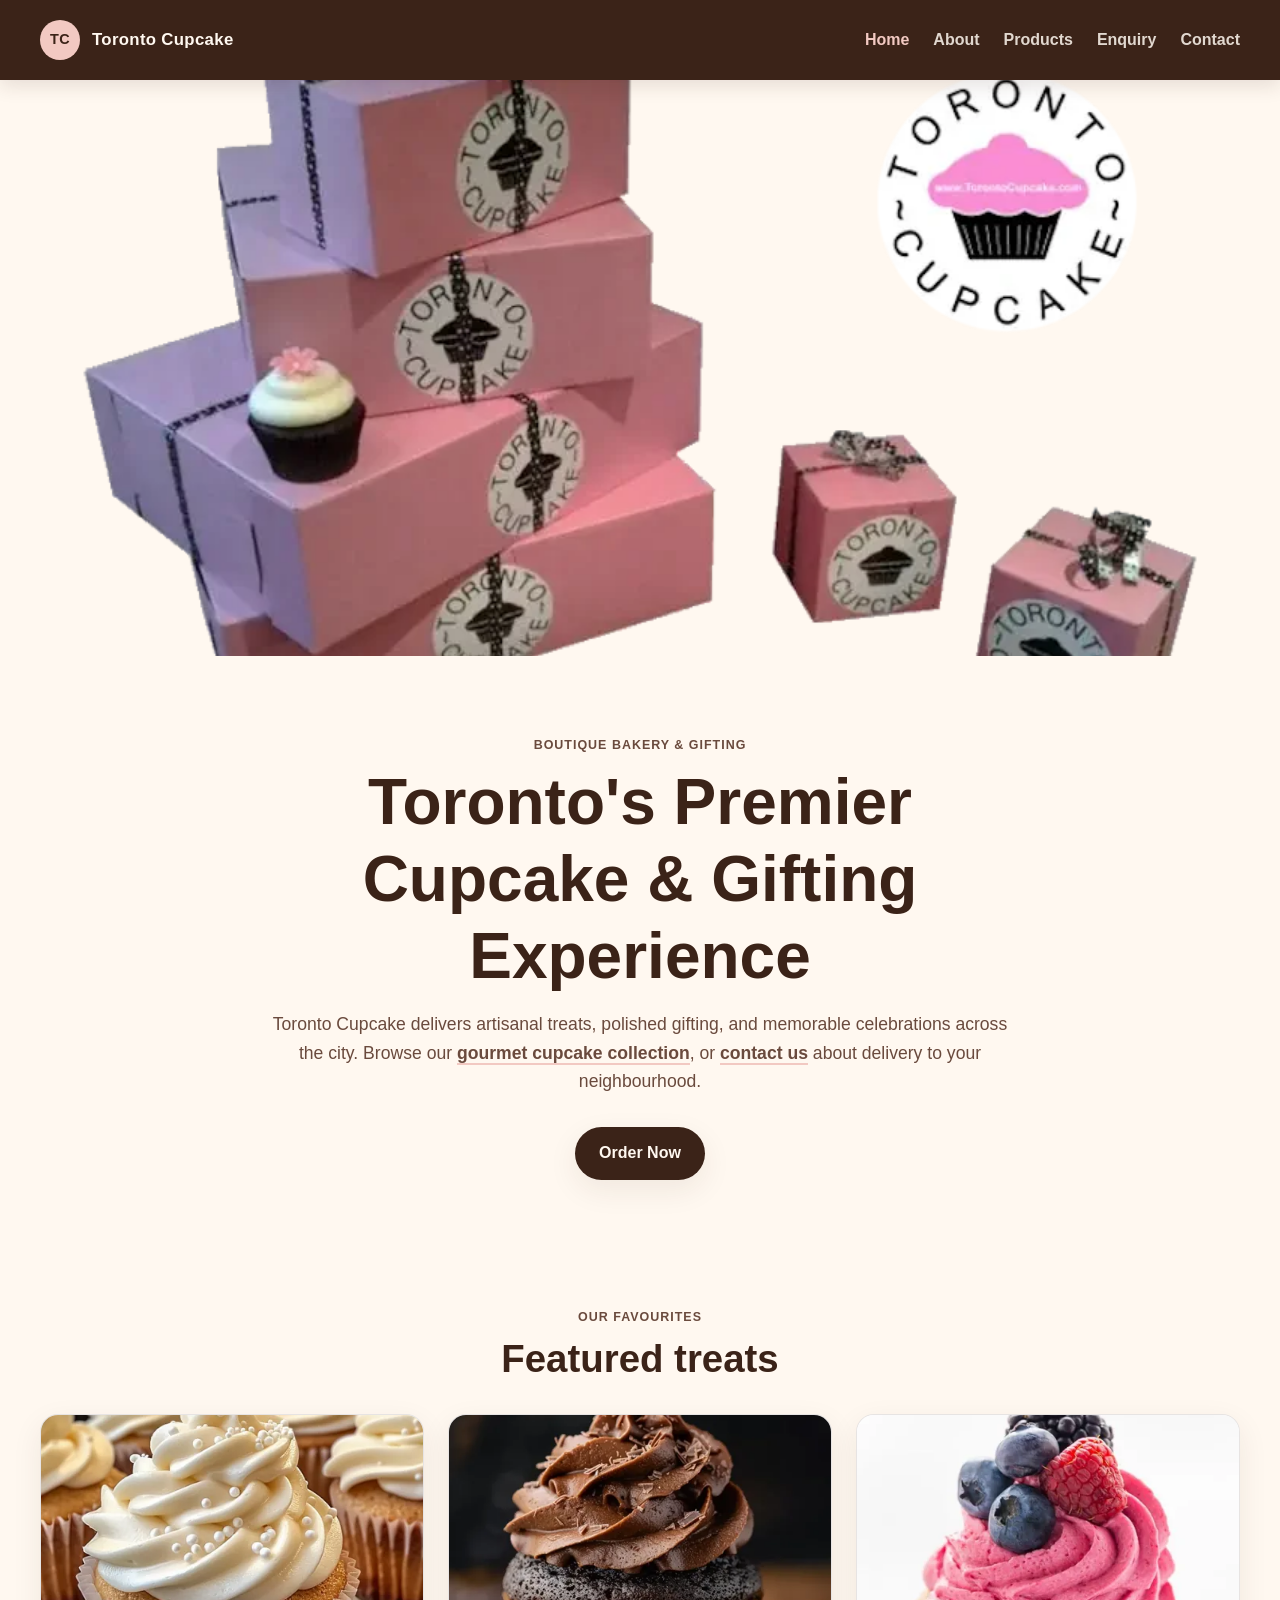
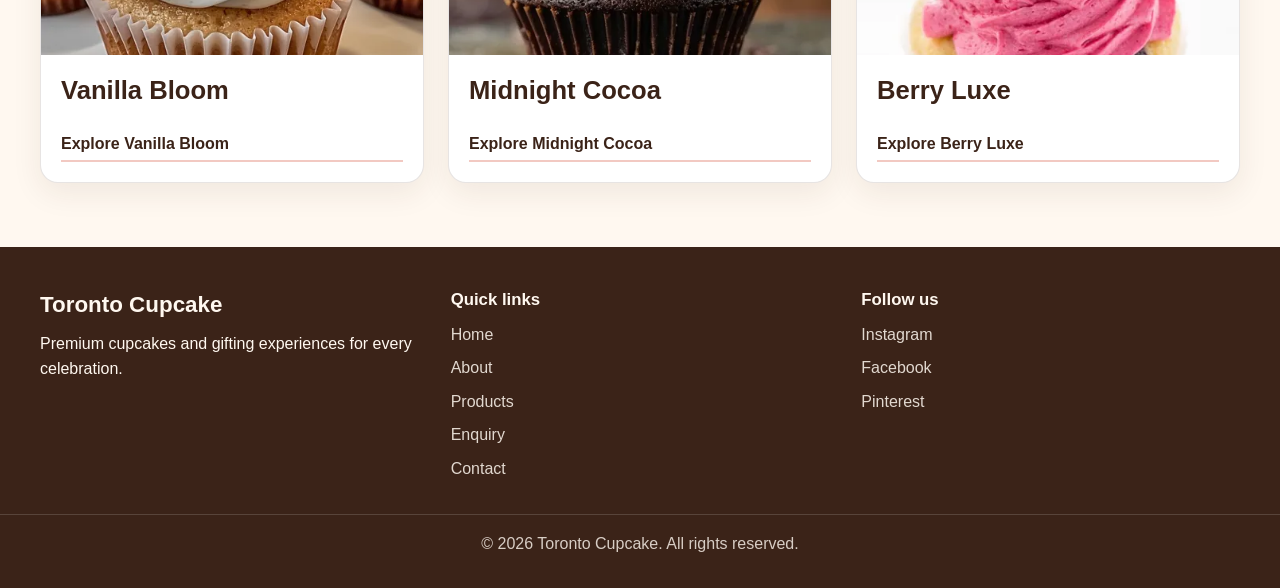
<file: WEDE_POE_3/index.html>
<!DOCTYPE html>
<html lang="en">
  <head>
    <meta charset="UTF-8" />
    <meta name="viewport" content="width=device-width, initial-scale=1.0" />
    <title>Gourmet Cupcakes &amp; Gift Boxes in Toronto | Toronto Cupcake</title>
    <meta name="description" content="Order gourmet cupcakes, vegan treats and corporate gift boxes from Toronto Cupcake. Boutique bakery delivering across Downtown Toronto, North York and Scarborough." />
    <meta name="robots" content="index, follow, max-image-preview:large" />
    <meta name="theme-color" content="#3B2318" />
    <link rel="canonical" href="https://YOUR-SITE.netlify.app/" />
    <link rel="icon" href="data:image/svg+xml,%3Csvg xmlns='http://www.w3.org/2000/svg' viewBox='0 0 100 100'%3E%3Ccircle cx='50' cy='50' r='50' fill='%23F2C9C2'/%3E%3Ctext x='50' y='64' font-size='42' font-family='Arial' font-weight='700' text-anchor='middle' fill='%233B2318'%3ETC%3C/text%3E%3C/svg%3E" />

    <!-- Open Graph / Twitter: controls how links look when shared -->
    <meta property="og:type" content="website" />
    <meta property="og:site_name" content="Toronto Cupcake" />
    <meta property="og:title" content="Gourmet Cupcakes &amp; Gift Boxes in Toronto | Toronto Cupcake" />
    <meta property="og:description" content="Order gourmet cupcakes, vegan treats and corporate gift boxes from Toronto Cupcake. Boutique bakery delivering across Downtown Toronto, North York and Scarborough." />
    <meta property="og:url" content="https://YOUR-SITE.netlify.app/" />
    <meta property="og:image" content="https://YOUR-SITE.netlify.app/images/Gift-boxes.webp" />
    <meta property="og:locale" content="en_CA" />
    <meta name="twitter:card" content="summary_large_image" />
    <meta name="twitter:title" content="Gourmet Cupcakes &amp; Gift Boxes in Toronto | Toronto Cupcake" />
    <meta name="twitter:description" content="Order gourmet cupcakes, vegan treats and corporate gift boxes from Toronto Cupcake. Boutique bakery delivering across Downtown Toronto, North York and Scarborough." />
    <meta name="twitter:image" content="https://YOUR-SITE.netlify.app/images/Gift-boxes.webp" />

    <!-- Security: limit where scripts, styles, images and forms may load from / send to -->
    <meta http-equiv="Content-Security-Policy" content="default-src 'self'; script-src 'self'; style-src 'self' 'unsafe-inline'; img-src 'self' data: https://tile.openstreetmap.org; connect-src 'self' https://formspree.io; font-src 'self'; object-src 'none'; base-uri 'self'; form-action 'self' mailto: https://formspree.io" />
    <meta name="referrer" content="strict-origin-when-cross-origin" />

    <link rel="stylesheet" href="css/style.css" />
    <script defer src="js/script.js"></script>
    <script type="application/ld+json">
{
  "@context": "https://schema.org",
  "@type": "Bakery",
  "name": "Toronto Cupcake",
  "url": "https://YOUR-SITE.netlify.app/",
  "image": "https://YOUR-SITE.netlify.app/images/Gift-boxes.webp",
  "description": "Boutique cupcake bakery in Toronto offering gourmet cupcakes, vegan options, seasonal flavours and corporate gift boxes.",
  "telephone": "+1-416-555-0147",
  "email": "hello@torontocupcake.ca",
  "priceRange": "$$",
  "address": {
    "@type": "PostalAddress",
    "addressLocality": "Toronto",
    "addressRegion": "ON",
    "addressCountry": "CA"
  },
  "areaServed": [
    "Downtown Toronto",
    "North York",
    "Scarborough"
  ],
  "openingHoursSpecification": [
    {
      "@type": "OpeningHoursSpecification",
      "dayOfWeek": [
        "Monday",
        "Tuesday",
        "Wednesday",
        "Thursday",
        "Friday",
        "Saturday"
      ],
      "opens": "09:00",
      "closes": "18:00"
    }
  ],
  "founder": {
    "@type": "Person",
    "name": "Michelle Harrison"
  },
  "foundingDate": "2010"
}
    </script>
  </head>
  <body data-page="index.html">
    <a class="skip-link" href="#main">Skip to main content</a>

    <!-- Header with brand logo and main navigation -->
    <header class="site-header">
      <div class="container header-inner">
        <a href="index.html" class="brand" aria-label="Toronto Cupcake home">
          <span class="brand-mark">TC</span>
          <span class="brand-text">Toronto Cupcake</span>
        </a>

        <button class="nav-toggle" type="button" aria-label="Toggle navigation" aria-expanded="false">
          Menu
        </button>

        <nav class="main-nav" aria-label="Main navigation">
          <ul class="nav-links">
            <li><a class="nav-link" href="index.html">Home</a></li>
            <li><a class="nav-link" href="about.html">About</a></li>
            <li><a class="nav-link" href="products.html">Products</a></li>
            <li><a class="nav-link" href="enquiry.html">Enquiry</a></li>
            <li><a class="nav-link" href="contact.html">Contact</a></li>
          </ul>
        </nav>
      </div>
    </header>

    <main id="main">
      <!-- Hero image section with a large visual banner -->
      <section class="hero-section" aria-label="Featured cupcakes hero image">
        <div class="container hero-container">
          <img
            src="images/Gift-boxes.webp"
            alt="Artisan cupcakes displayed in elegant gift boxes"
            class="hero-image"
            width="800" height="525" fetchpriority="high"
          />
        </div>
      </section>

      <!-- Intro brand statement and call-to-action -->
      <section class="intro-section">
        <div class="container intro-content">
          <p class="eyebrow">Boutique bakery &amp; gifting</p>
          <h1>Toronto's Premier Cupcake &amp; Gifting Experience</h1>
          <p class="intro-copy">
            Toronto Cupcake delivers artisanal treats, polished gifting, and memorable celebrations across the city.
            Browse our <a class="inline-link" href="products.html">gourmet cupcake collection</a>, or
            <a class="inline-link" href="contact.html">contact us</a> about delivery to your neighbourhood.
          </p>
          <a href="enquiry.html" class="button button-primary">Order Now</a>
        </div>
      </section>

      <!-- Featured product preview cards linking to the products page -->
      <section class="featured-section" aria-labelledby="featured-heading">
        <div class="container">
          <div class="section-heading">
            <p class="eyebrow">Our favourites</p>
            <h2 id="featured-heading">Featured treats</h2>
          </div>

          <div class="featured-grid">
            <article class="feature-card">
              <img
                src="images/optimised/vanilla-bean-cupcake-with-cream-frosting-480.webp"
                srcset="images/optimised/vanilla-bean-cupcake-with-cream-frosting-480.webp 480w, images/optimised/vanilla-bean-cupcake-with-cream-frosting-960.webp 960w"
                sizes="(min-width: 768px) 33vw, 92vw"
                width="480" height="720" loading="lazy" decoding="async"
                alt="Classic vanilla bean cupcake with cream frosting"
              />
              <div class="card-body">
                <h3>Vanilla Bloom</h3>
                <a href="products.html" class="text-link">Explore Vanilla Bloom</a>
              </div>
            </article>

            <article class="feature-card">
              <img
                src="images/optimised/midnight-cocoa-480.webp"
                srcset="images/optimised/midnight-cocoa-480.webp 480w, images/optimised/midnight-cocoa-960.webp 960w"
                sizes="(min-width: 768px) 33vw, 92vw"
                width="480" height="480" loading="lazy" decoding="async"
                alt="Dark chocolate cupcake with cocoa buttercream"
              />
              <div class="card-body">
                <h3>Midnight Cocoa</h3>
                <a href="products.html" class="text-link">Explore Midnight Cocoa</a>
              </div>
            </article>

            <article class="feature-card">
              <img
                src="images/optimised/berry-luxe-480.webp"
                srcset="images/optimised/berry-luxe-480.webp 480w, images/optimised/berry-luxe-960.webp 960w"
                sizes="(min-width: 768px) 33vw, 92vw"
                width="480" height="759" loading="lazy" decoding="async"
                alt="Signature seasonal berry cupcake"
              />
              <div class="card-body">
                <h3>Berry Luxe</h3>
                <a href="products.html" class="text-link">Explore Berry Luxe</a>
              </div>
            </article>
          </div>
        </div>
      </section>
    </main>

    <!-- Footer with company information and quick links -->
    <footer class="site-footer">
      <div class="container footer-grid">
        <div>
          <p class="footer-heading">Toronto Cupcake</p>
          <p>Premium cupcakes and gifting experiences for every celebration.</p>
        </div>

        <div>
          <p class="footer-subheading">Quick links</p>
          <ul class="footer-links">
            <li><a href="index.html">Home</a></li>
            <li><a href="about.html">About</a></li>
            <li><a href="products.html">Products</a></li>
            <li><a href="enquiry.html">Enquiry</a></li>
            <li><a href="contact.html">Contact</a></li>
          </ul>
        </div>

        <div>
          <p class="footer-subheading">Follow us</p>
          <ul class="social-links">
            <li><a href="#" aria-label="Toronto Cupcake on Instagram">Instagram</a></li>
            <li><a href="#" aria-label="Toronto Cupcake on Facebook">Facebook</a></li>
            <li><a href="#" aria-label="Toronto Cupcake on Pinterest">Pinterest</a></li>
          </ul>
        </div>
      </div>

      <div class="footer-bottom">
        <p>&copy; 2026 Toronto Cupcake. All rights reserved.</p>
      </div>
    </footer>
  </body>
</html>
</file>
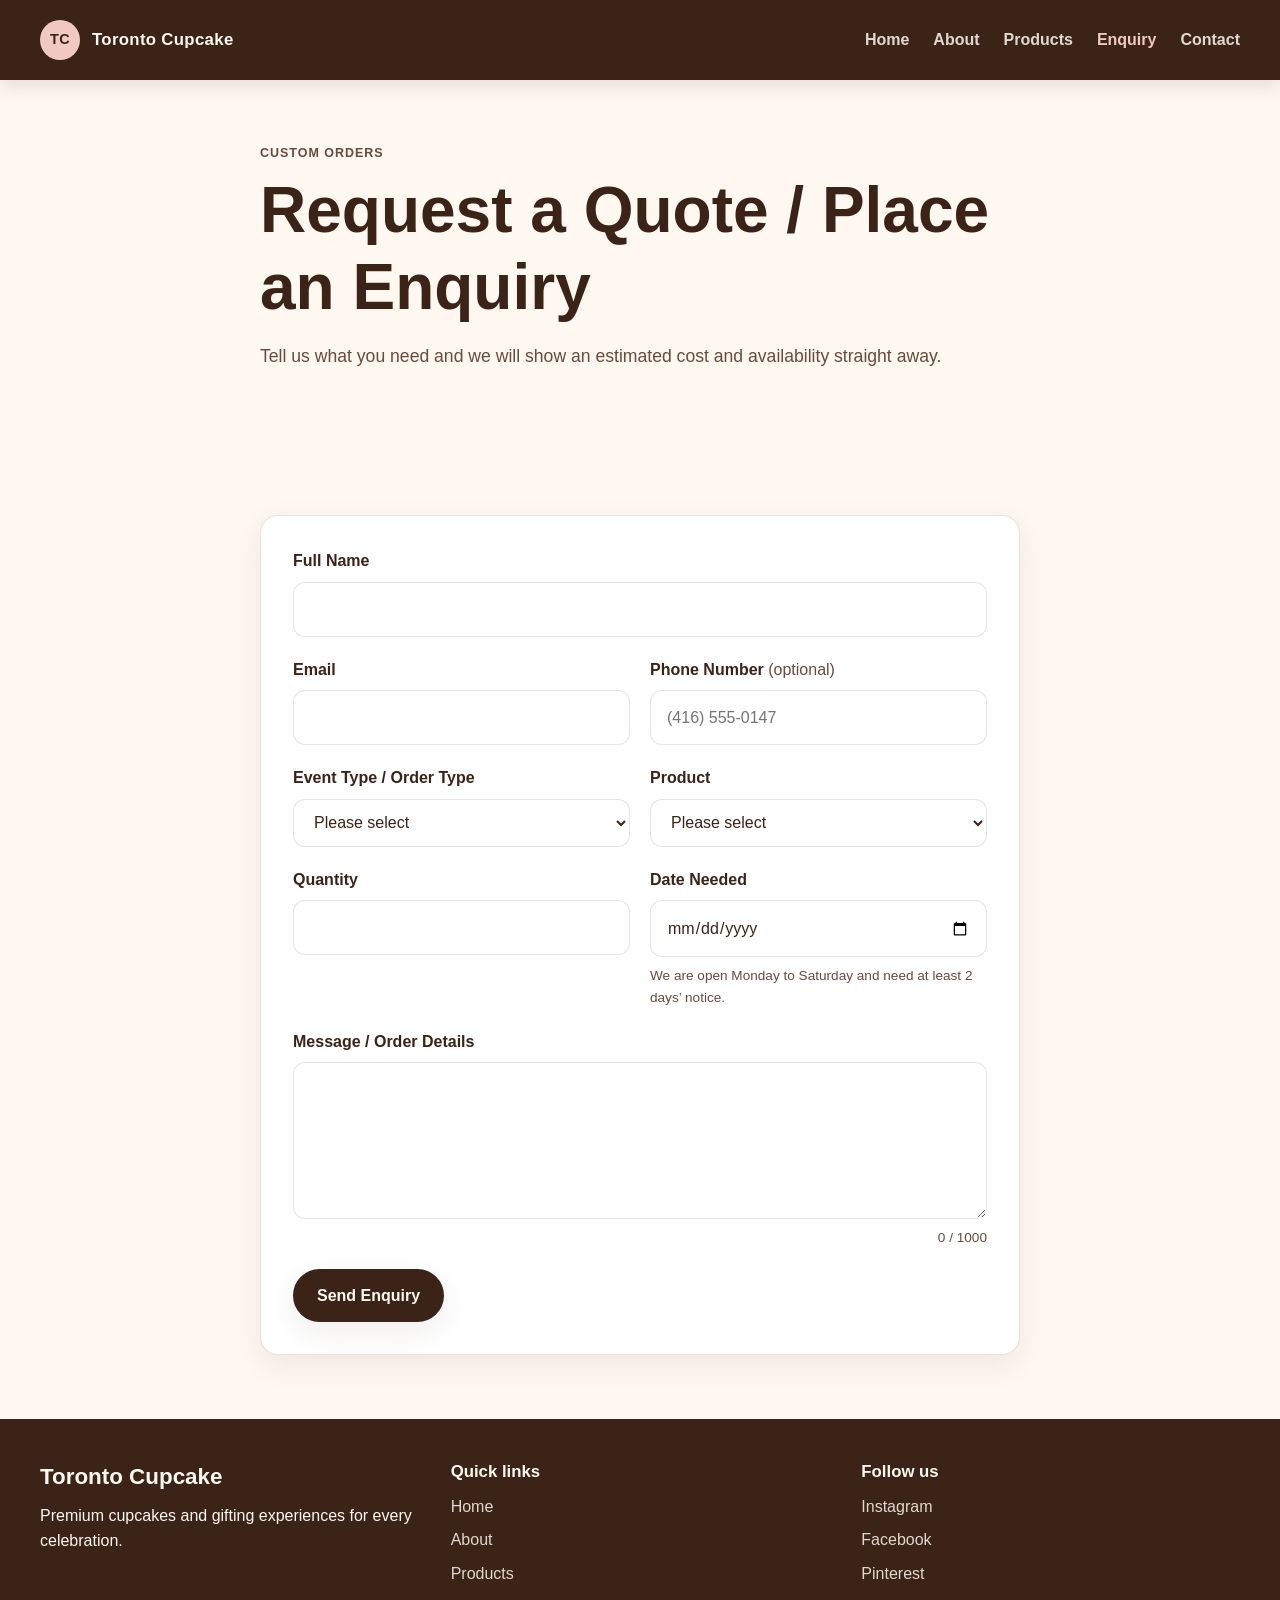
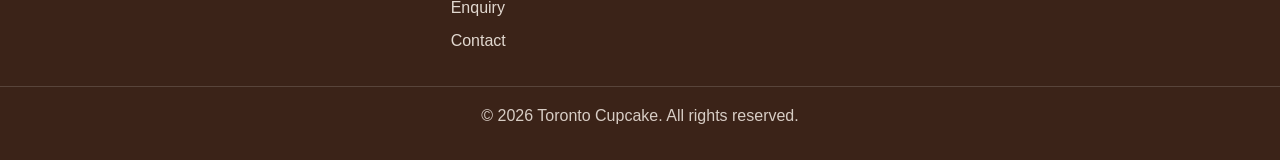
<file: WEDE_POE_3/enquiry.html>
<!DOCTYPE html>
<html lang="en">
  <head>
    <meta charset="UTF-8" />
    <meta name="viewport" content="width=device-width, initial-scale=1.0" />
    <title>Request a Cupcake Quote for Weddings &amp; Events | Toronto Cupcake</title>
    <meta name="description" content="Get an instant cupcake price estimate and availability check for weddings, birthdays and corporate events from Toronto Cupcake. Quote in seconds." />
    <meta name="robots" content="index, follow, max-image-preview:large" />
    <meta name="theme-color" content="#3B2318" />
    <link rel="canonical" href="https://YOUR-SITE.netlify.app/enquiry.html" />
    <link rel="icon" href="data:image/svg+xml,%3Csvg xmlns='http://www.w3.org/2000/svg' viewBox='0 0 100 100'%3E%3Ccircle cx='50' cy='50' r='50' fill='%23F2C9C2'/%3E%3Ctext x='50' y='64' font-size='42' font-family='Arial' font-weight='700' text-anchor='middle' fill='%233B2318'%3ETC%3C/text%3E%3C/svg%3E" />

    <!-- Open Graph / Twitter: controls how links look when shared -->
    <meta property="og:type" content="website" />
    <meta property="og:site_name" content="Toronto Cupcake" />
    <meta property="og:title" content="Request a Cupcake Quote for Weddings &amp; Events | Toronto Cupcake" />
    <meta property="og:description" content="Get an instant cupcake price estimate and availability check for weddings, birthdays and corporate events from Toronto Cupcake. Quote in seconds." />
    <meta property="og:url" content="https://YOUR-SITE.netlify.app/enquiry.html" />
    <meta property="og:image" content="https://YOUR-SITE.netlify.app/images/Gift-boxes.webp" />
    <meta property="og:locale" content="en_CA" />
    <meta name="twitter:card" content="summary_large_image" />
    <meta name="twitter:title" content="Request a Cupcake Quote for Weddings &amp; Events | Toronto Cupcake" />
    <meta name="twitter:description" content="Get an instant cupcake price estimate and availability check for weddings, birthdays and corporate events from Toronto Cupcake. Quote in seconds." />
    <meta name="twitter:image" content="https://YOUR-SITE.netlify.app/images/Gift-boxes.webp" />

    <!-- Security: limit where scripts, styles, images and forms may load from / send to -->
    <meta http-equiv="Content-Security-Policy" content="default-src 'self'; script-src 'self'; style-src 'self' 'unsafe-inline'; img-src 'self' data: https://tile.openstreetmap.org; connect-src 'self' https://formspree.io; font-src 'self'; object-src 'none'; base-uri 'self'; form-action 'self' mailto: https://formspree.io" />
    <meta name="referrer" content="strict-origin-when-cross-origin" />

    <link rel="stylesheet" href="css/style.css" />
    <script defer src="js/script.js"></script>
  </head>
  <body data-page="enquiry.html">
    <a class="skip-link" href="#main">Skip to main content</a>

    <!-- Header with brand logo and main navigation -->
    <header class="site-header">
      <div class="container header-inner">
        <a href="index.html" class="brand" aria-label="Toronto Cupcake home">
          <span class="brand-mark">TC</span>
          <span class="brand-text">Toronto Cupcake</span>
        </a>

        <button class="nav-toggle" type="button" aria-label="Toggle navigation" aria-expanded="false">
          Menu
        </button>

        <nav class="main-nav" aria-label="Main navigation">
          <ul class="nav-links">
            <li><a class="nav-link" href="index.html">Home</a></li>
            <li><a class="nav-link" href="about.html">About</a></li>
            <li><a class="nav-link" href="products.html">Products</a></li>
            <li><a class="nav-link" href="enquiry.html">Enquiry</a></li>
            <li><a class="nav-link" href="contact.html">Contact</a></li>
          </ul>
        </nav>
      </div>
    </header>

    <main id="main">
      <!-- Enquiry form for quote requests and custom order messages -->
      <section class="page-hero">
        <div class="container narrow-container">
          <p class="eyebrow">Custom orders</p>
          <h1>Request a Quote / Place an Enquiry</h1>
          <p class="lead">Tell us what you need and we will show an estimated cost and availability straight away.</p>
        </div>
      </section>

      <section class="form-section">
        <div class="container form-wrapper">
          <form id="enquiry-form" class="styled-form" action="https://formspree.io/f/YOUR_FORM_ID" method="post" novalidate>
            <p class="form-summary" role="alert" hidden></p>
            <p class="form-error" role="alert" hidden></p>

            <div class="form-field">
              <label for="full-name">Full Name</label>
              <input id="full-name" name="full-name" type="text" required minlength="2" maxlength="60" autocomplete="name" data-validate="name" />
            </div>

            <div class="form-grid-2">
              <div class="form-field">
                <label for="email">Email</label>
                <input id="email" name="email" type="email" required maxlength="254" autocomplete="email" data-validate="email" />
              </div>

              <div class="form-field">
                <label for="phone">Phone Number <span class="optional">(optional)</span></label>
                <input id="phone" name="phone" type="tel" inputmode="tel" maxlength="20" autocomplete="tel" placeholder="(416) 555-0147" pattern="\+?[0-9 \(\)\.\-]{10,20}" data-validate="phone" />
              </div>
            </div>

            <div class="form-grid-2">
              <div class="form-field">
                <label for="order-type">Event Type / Order Type</label>
                <select id="order-type" name="order-type" required data-validate="select" data-label="an event type">
                  <option value="">Please select</option>
                  <option value="Birthday">Birthday</option>
                  <option value="Wedding">Wedding</option>
                  <option value="Corporate Event">Corporate Event</option>
                  <option value="Custom Order">Custom Order</option>
                  <option value="Other">Other</option>
                </select>
              </div>

              <div class="form-field">
                <label for="product">Product</label>
                <select id="product" name="product" required data-validate="select" data-label="a product">
                  <option value="">Please select</option>
                </select>
              </div>
            </div>

            <div class="form-grid-2">
              <div class="form-field">
                <label for="quantity">Quantity</label>
                <input id="quantity" name="quantity" type="number" inputmode="numeric" min="1" max="500" step="1" required data-validate="quantity" />
              </div>

              <div class="form-field">
                <label for="event-date">Date Needed</label>
                <input id="event-date" name="event-date" type="date" required data-validate="date" />
                <p class="field-hint">We are open Monday to Saturday and need at least 2 days&rsquo; notice.</p>
              </div>
            </div>

            <div class="form-field">
              <label for="message">Message / Order Details</label>
              <textarea id="message" name="message" rows="5" required minlength="10" maxlength="1000" data-validate="message"></textarea>
              <p class="char-count" id="message-count" aria-hidden="true">0 / 1000</p>
            </div>

            <!-- Honeypot: real visitors never see or fill this field -->
            <div class="hp-field" aria-hidden="true">
              <label for="website">Leave this field empty</label>
              <input id="website" name="website" type="text" tabindex="-1" autocomplete="off" />
            </div>

            <button type="submit" class="button button-primary">Send Enquiry</button>
          </form>

          <section id="enquiry-response" class="enquiry-response" tabindex="-1" aria-live="polite" aria-label="Enquiry response" hidden></section>
        </div>
      </section>
    </main>

    <!-- Footer with company information and quick links -->
    <footer class="site-footer">
      <div class="container footer-grid">
        <div>
          <p class="footer-heading">Toronto Cupcake</p>
          <p>Premium cupcakes and gifting experiences for every celebration.</p>
        </div>

        <div>
          <p class="footer-subheading">Quick links</p>
          <ul class="footer-links">
            <li><a href="index.html">Home</a></li>
            <li><a href="about.html">About</a></li>
            <li><a href="products.html">Products</a></li>
            <li><a href="enquiry.html">Enquiry</a></li>
            <li><a href="contact.html">Contact</a></li>
          </ul>
        </div>

        <div>
          <p class="footer-subheading">Follow us</p>
          <ul class="social-links">
            <li><a href="#" aria-label="Toronto Cupcake on Instagram">Instagram</a></li>
            <li><a href="#" aria-label="Toronto Cupcake on Facebook">Facebook</a></li>
            <li><a href="#" aria-label="Toronto Cupcake on Pinterest">Pinterest</a></li>
          </ul>
        </div>
      </div>

      <div class="footer-bottom">
        <p>&copy; 2026 Toronto Cupcake. All rights reserved.</p>
      </div>
    </footer>
  </body>
</html>
</file>
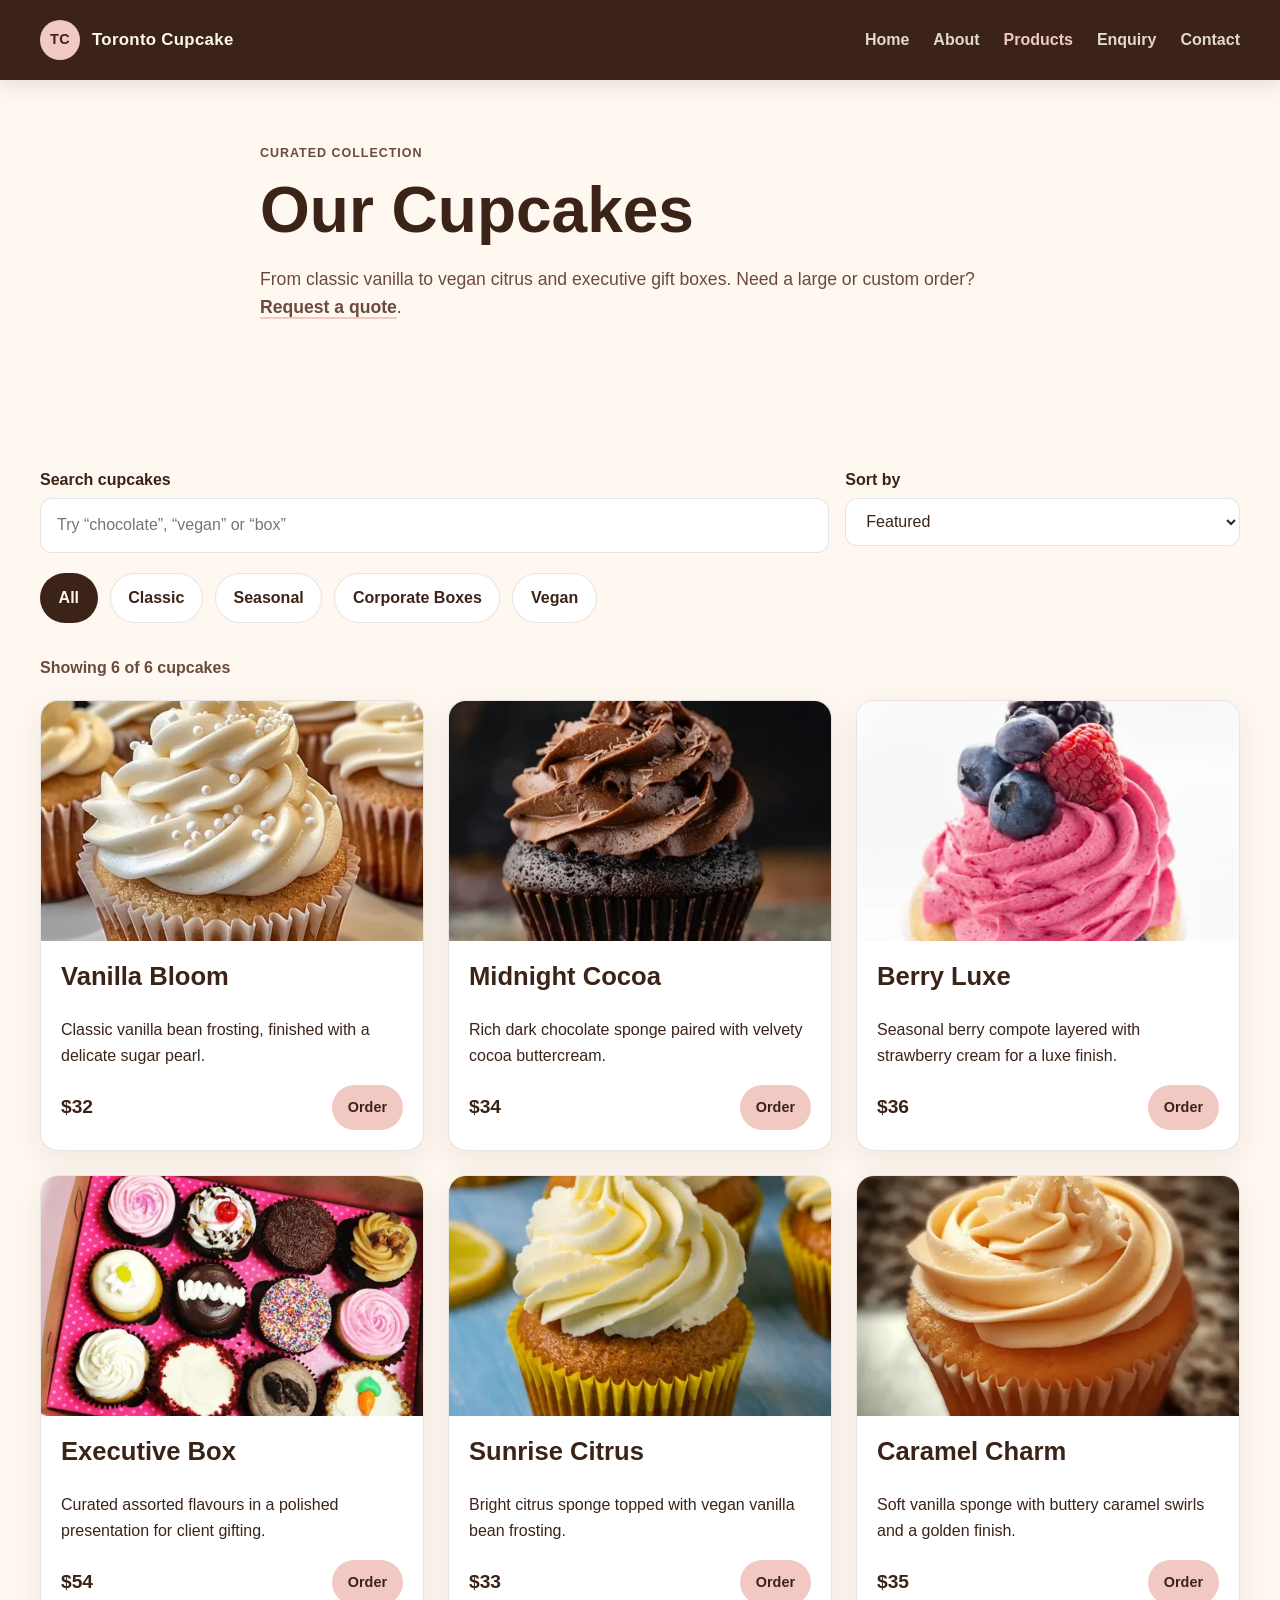
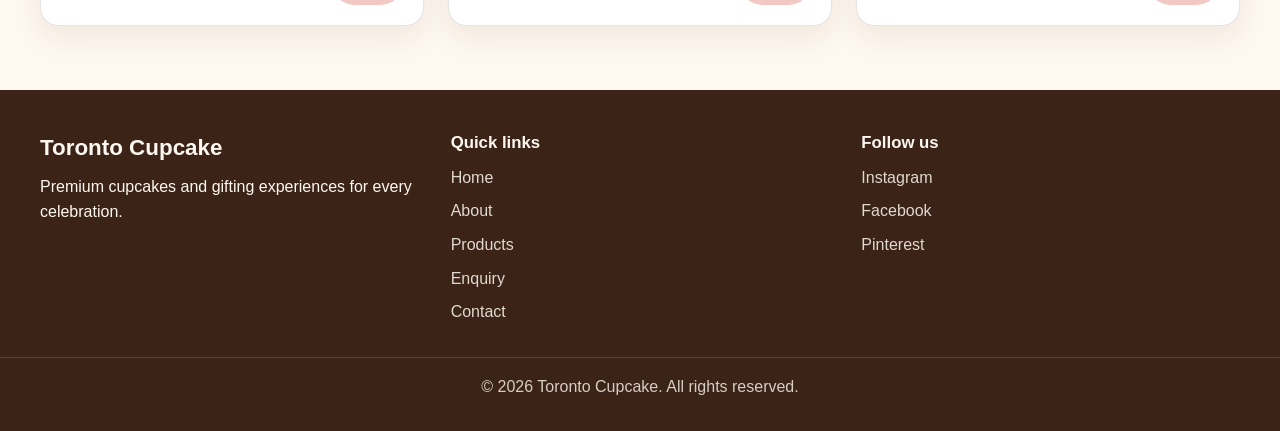
<file: WEDE_POE_3/products.html>
<!DOCTYPE html>
<html lang="en">
  <head>
    <meta charset="UTF-8" />
    <meta name="viewport" content="width=device-width, initial-scale=1.0" />
    <title>Gourmet Cupcakes, Vegan Options &amp; Gift Boxes | Toronto Cupcake</title>
    <meta name="description" content="Browse Toronto Cupcake's range: classic and seasonal cupcakes, vegan citrus, caramel and executive corporate gift boxes. Search, sort and order online." />
    <meta name="robots" content="index, follow, max-image-preview:large" />
    <meta name="theme-color" content="#3B2318" />
    <link rel="canonical" href="https://YOUR-SITE.netlify.app/products.html" />
    <link rel="icon" href="data:image/svg+xml,%3Csvg xmlns='http://www.w3.org/2000/svg' viewBox='0 0 100 100'%3E%3Ccircle cx='50' cy='50' r='50' fill='%23F2C9C2'/%3E%3Ctext x='50' y='64' font-size='42' font-family='Arial' font-weight='700' text-anchor='middle' fill='%233B2318'%3ETC%3C/text%3E%3C/svg%3E" />

    <!-- Open Graph / Twitter: controls how links look when shared -->
    <meta property="og:type" content="website" />
    <meta property="og:site_name" content="Toronto Cupcake" />
    <meta property="og:title" content="Gourmet Cupcakes, Vegan Options &amp; Gift Boxes | Toronto Cupcake" />
    <meta property="og:description" content="Browse Toronto Cupcake's range: classic and seasonal cupcakes, vegan citrus, caramel and executive corporate gift boxes. Search, sort and order online." />
    <meta property="og:url" content="https://YOUR-SITE.netlify.app/products.html" />
    <meta property="og:image" content="https://YOUR-SITE.netlify.app/images/optimised/executive-box-960.webp" />
    <meta property="og:locale" content="en_CA" />
    <meta name="twitter:card" content="summary_large_image" />
    <meta name="twitter:title" content="Gourmet Cupcakes, Vegan Options &amp; Gift Boxes | Toronto Cupcake" />
    <meta name="twitter:description" content="Browse Toronto Cupcake's range: classic and seasonal cupcakes, vegan citrus, caramel and executive corporate gift boxes. Search, sort and order online." />
    <meta name="twitter:image" content="https://YOUR-SITE.netlify.app/images/optimised/executive-box-960.webp" />

    <!-- Security: limit where scripts, styles, images and forms may load from / send to -->
    <meta http-equiv="Content-Security-Policy" content="default-src 'self'; script-src 'self'; style-src 'self' 'unsafe-inline'; img-src 'self' data: https://tile.openstreetmap.org; connect-src 'self' https://formspree.io; font-src 'self'; object-src 'none'; base-uri 'self'; form-action 'self' mailto: https://formspree.io" />
    <meta name="referrer" content="strict-origin-when-cross-origin" />

    <link rel="stylesheet" href="css/style.css" />
    <script defer src="js/script.js"></script>
    <script type="application/ld+json">
{
  "@context": "https://schema.org",
  "@type": "ItemList",
  "name": "Toronto Cupcake product range",
  "itemListElement": [
    {
      "@type": "ListItem",
      "position": 1,
      "item": {
        "@type": "Product",
        "name": "Vanilla Bloom",
        "description": "Classic vanilla bean frosting, finished with a delicate sugar pearl.",
        "image": "https://YOUR-SITE.netlify.app/images/optimised/vanilla-bean-cupcake-with-cream-frosting-960.webp",
        "brand": {
          "@type": "Brand",
          "name": "Toronto Cupcake"
        },
        "offers": {
          "@type": "Offer",
          "price": "32",
          "priceCurrency": "CAD",
          "availability": "https://schema.org/InStock",
          "url": "https://YOUR-SITE.netlify.app/enquiry.html?product=vanilla-bloom"
        }
      }
    },
    {
      "@type": "ListItem",
      "position": 2,
      "item": {
        "@type": "Product",
        "name": "Midnight Cocoa",
        "description": "Rich dark chocolate sponge paired with velvety cocoa buttercream.",
        "image": "https://YOUR-SITE.netlify.app/images/optimised/midnight-cocoa-960.webp",
        "brand": {
          "@type": "Brand",
          "name": "Toronto Cupcake"
        },
        "offers": {
          "@type": "Offer",
          "price": "34",
          "priceCurrency": "CAD",
          "availability": "https://schema.org/InStock",
          "url": "https://YOUR-SITE.netlify.app/enquiry.html?product=midnight-cocoa"
        }
      }
    },
    {
      "@type": "ListItem",
      "position": 3,
      "item": {
        "@type": "Product",
        "name": "Berry Luxe",
        "description": "Seasonal berry compote layered with strawberry cream for a luxe finish.",
        "image": "https://YOUR-SITE.netlify.app/images/optimised/berry-luxe-960.webp",
        "brand": {
          "@type": "Brand",
          "name": "Toronto Cupcake"
        },
        "offers": {
          "@type": "Offer",
          "price": "36",
          "priceCurrency": "CAD",
          "availability": "https://schema.org/InStock",
          "url": "https://YOUR-SITE.netlify.app/enquiry.html?product=berry-luxe"
        }
      }
    },
    {
      "@type": "ListItem",
      "position": 4,
      "item": {
        "@type": "Product",
        "name": "Executive Box",
        "description": "Curated assorted flavours in a polished presentation for client gifting.",
        "image": "https://YOUR-SITE.netlify.app/images/optimised/executive-box-960.webp",
        "brand": {
          "@type": "Brand",
          "name": "Toronto Cupcake"
        },
        "offers": {
          "@type": "Offer",
          "price": "54",
          "priceCurrency": "CAD",
          "availability": "https://schema.org/InStock",
          "url": "https://YOUR-SITE.netlify.app/enquiry.html?product=executive-box"
        }
      }
    },
    {
      "@type": "ListItem",
      "position": 5,
      "item": {
        "@type": "Product",
        "name": "Sunrise Citrus",
        "description": "Bright citrus sponge topped with vegan vanilla bean frosting.",
        "image": "https://YOUR-SITE.netlify.app/images/optimised/sunrise-citrus-960.webp",
        "brand": {
          "@type": "Brand",
          "name": "Toronto Cupcake"
        },
        "offers": {
          "@type": "Offer",
          "price": "33",
          "priceCurrency": "CAD",
          "availability": "https://schema.org/InStock",
          "url": "https://YOUR-SITE.netlify.app/enquiry.html?product=sunrise-citrus"
        }
      }
    },
    {
      "@type": "ListItem",
      "position": 6,
      "item": {
        "@type": "Product",
        "name": "Caramel Charm",
        "description": "Soft vanilla sponge with buttery caramel swirls and a golden finish.",
        "image": "https://YOUR-SITE.netlify.app/images/optimised/caramel-charm-960.webp",
        "brand": {
          "@type": "Brand",
          "name": "Toronto Cupcake"
        },
        "offers": {
          "@type": "Offer",
          "price": "35",
          "priceCurrency": "CAD",
          "availability": "https://schema.org/InStock",
          "url": "https://YOUR-SITE.netlify.app/enquiry.html?product=caramel-charm"
        }
      }
    }
  ]
}
    </script>
  </head>
  <body data-page="products.html">
    <a class="skip-link" href="#main">Skip to main content</a>

    <!-- Header with brand logo and main navigation -->
    <header class="site-header">
      <div class="container header-inner">
        <a href="index.html" class="brand" aria-label="Toronto Cupcake home">
          <span class="brand-mark">TC</span>
          <span class="brand-text">Toronto Cupcake</span>
        </a>

        <button class="nav-toggle" type="button" aria-label="Toggle navigation" aria-expanded="false">
          Menu
        </button>

        <nav class="main-nav" aria-label="Main navigation">
          <ul class="nav-links">
            <li><a class="nav-link" href="index.html">Home</a></li>
            <li><a class="nav-link" href="about.html">About</a></li>
            <li><a class="nav-link" href="products.html">Products</a></li>
            <li><a class="nav-link" href="enquiry.html">Enquiry</a></li>
            <li><a class="nav-link" href="contact.html">Contact</a></li>
          </ul>
        </nav>
      </div>
    </header>

    <main id="main">
      <!-- Product catalogue heading and category filter -->
      <section class="page-hero">
        <div class="container narrow-container">
          <p class="eyebrow">Curated collection</p>
          <h1>Our Cupcakes</h1>
          <p class="lead">From classic vanilla to vegan citrus and executive gift boxes. Need a large or custom order? <a class="inline-link" href="enquiry.html">Request a quote</a>.</p>
        </div>
      </section>

      <section class="catalogue-section" aria-label="Cupcake catalogue">
        <div class="container">
          <div class="product-tools">
            <div class="tool-field">
              <label for="product-search">Search cupcakes</label>
              <input id="product-search" type="search" placeholder="Try &ldquo;chocolate&rdquo;, &ldquo;vegan&rdquo; or &ldquo;box&rdquo;" maxlength="60" autocomplete="off" />
            </div>
            <div class="tool-field">
              <label for="product-sort">Sort by</label>
              <select id="product-sort">
                <option value="featured">Featured</option>
                <option value="price-asc">Price: low to high</option>
                <option value="price-desc">Price: high to low</option>
                <option value="name-asc">Name: A to Z</option>
              </select>
            </div>
          </div>

          <div class="filter-bar" role="group" aria-label="Product categories">
            <button class="filter-btn active" type="button" data-filter="all" aria-pressed="true">All</button>
            <button class="filter-btn" type="button" data-filter="Classic" aria-pressed="false">Classic</button>
            <button class="filter-btn" type="button" data-filter="Seasonal" aria-pressed="false">Seasonal</button>
            <button class="filter-btn" type="button" data-filter="Corporate Boxes" aria-pressed="false">Corporate Boxes</button>
            <button class="filter-btn" type="button" data-filter="Vegan" aria-pressed="false">Vegan</button>
          </div>

          <p id="product-status" class="product-status" role="status" aria-live="polite"></p>

          <div class="product-grid"></div>

          <div id="product-empty" class="product-empty" hidden>
            <h2>No cupcakes found</h2>
            <p>Try a different search word or category.</p>
            <button id="product-reset" class="button button-secondary" type="button">Clear search and filters</button>
          </div>

          <noscript>
            <p>The interactive catalogue needs JavaScript. Here is our full range:</p>
            <ul>
              <li>Vanilla Bloom &ndash; $32 CAD &ndash; <a href="enquiry.html?product=vanilla-bloom">Order Vanilla Bloom</a></li>
              <li>Midnight Cocoa &ndash; $34 CAD &ndash; <a href="enquiry.html?product=midnight-cocoa">Order Midnight Cocoa</a></li>
              <li>Berry Luxe &ndash; $36 CAD &ndash; <a href="enquiry.html?product=berry-luxe">Order Berry Luxe</a></li>
              <li>Executive Box &ndash; $54 CAD &ndash; <a href="enquiry.html?product=executive-box">Order Executive Box</a></li>
              <li>Sunrise Citrus &ndash; $33 CAD &ndash; <a href="enquiry.html?product=sunrise-citrus">Order Sunrise Citrus</a></li>
              <li>Caramel Charm &ndash; $35 CAD &ndash; <a href="enquiry.html?product=caramel-charm">Order Caramel Charm</a></li>
            </ul>
          </noscript>
        </div>
      </section>
    </main>

    <!-- Footer with company information and quick links -->
    <footer class="site-footer">
      <div class="container footer-grid">
        <div>
          <p class="footer-heading">Toronto Cupcake</p>
          <p>Premium cupcakes and gifting experiences for every celebration.</p>
        </div>

        <div>
          <p class="footer-subheading">Quick links</p>
          <ul class="footer-links">
            <li><a href="index.html">Home</a></li>
            <li><a href="about.html">About</a></li>
            <li><a href="products.html">Products</a></li>
            <li><a href="enquiry.html">Enquiry</a></li>
            <li><a href="contact.html">Contact</a></li>
          </ul>
        </div>

        <div>
          <p class="footer-subheading">Follow us</p>
          <ul class="social-links">
            <li><a href="#" aria-label="Toronto Cupcake on Instagram">Instagram</a></li>
            <li><a href="#" aria-label="Toronto Cupcake on Facebook">Facebook</a></li>
            <li><a href="#" aria-label="Toronto Cupcake on Pinterest">Pinterest</a></li>
          </ul>
        </div>
      </div>

      <div class="footer-bottom">
        <p>&copy; 2026 Toronto Cupcake. All rights reserved.</p>
      </div>
    </footer>
  </body>
</html>
</file>
<file: WEDE_POE_3/css/style.css>
/* === Global Design System === */
:root {
  --blush-pink: #F2C9C2;
  --dark-chocolate: #3B2318;
  --cream: #FFF8F0;
  --soft-rose: #f9e9e3;
  --card: #ffffff;
  --muted-text: #6a4a3d;
  --border: rgba(59, 35, 24, 0.12);
  --shadow: 0 10px 30px rgba(59, 35, 24, 0.08);
  --radius: 18px;
  --max-width: 1200px;
  --font-stack: "Aptos", "Segoe UI", "Calibri", Arial, sans-serif;
}

* {
  box-sizing: border-box;
}

html {
  scroll-behavior: smooth;
}

body {
  margin: 0;
  font-family: var(--font-stack);
  background: var(--cream);
  color: var(--dark-chocolate);
  line-height: 1.6;
  font-size: 1rem;
}

a {
  color: inherit;
  text-decoration: none;
}

img {
  display: block;
  max-width: 100%;
}

button,
input,
select,
textarea {
  font: inherit;
}

.container {
  width: min(var(--max-width), calc(100% - 2rem));
  margin: 0 auto;
}

.narrow-container {
  width: min(760px, calc(100% - 2rem));
  margin: 0 auto;
}

.eyebrow {
  margin: 0 0 0.5rem;
  color: var(--muted-text);
  text-transform: uppercase;
  letter-spacing: 0.08em;
  font-size: 0.78rem;
  font-weight: 700;
}

h1,
h2,
h3,
h4 {
  margin-top: 0;
  line-height: 1.2;
  color: var(--dark-chocolate);
}

h1 {
  font-size: clamp(2.2rem, 5vw, 4rem);
  margin-bottom: 1rem;
}

h2 {
  font-size: clamp(1.8rem, 3vw, 2.6rem);
  margin-bottom: 1rem;
}

h3 {
  font-size: clamp(1.2rem, 2vw, 1.7rem);
}

p {
  margin-top: 0;
}

/* === Header and Navigation === */
.site-header {
  background: var(--dark-chocolate);
  color: var(--cream);
  position: sticky;
  top: 0;
  z-index: 10;
  box-shadow: 0 6px 18px rgba(59, 35, 24, 0.12);
}

.header-inner {
  display: flex;
  align-items: center;
  justify-content: space-between;
  min-height: 80px;
  gap: 1rem;
}

.brand {
  display: inline-flex;
  align-items: center;
  gap: 0.75rem;
  font-weight: 700;
  letter-spacing: 0.02em;
  color: var(--cream);
}

.brand-mark {
  display: inline-flex;
  align-items: center;
  justify-content: center;
  width: 2.5rem;
  height: 2.5rem;
  border-radius: 50%;
  background: var(--blush-pink);
  color: var(--dark-chocolate);
  font-size: 0.9rem;
}

.brand-text {
  font-size: 1.05rem;
}

.main-nav {
  display: none;
}

.nav-links {
  list-style: none;
  padding: 0;
  margin: 0;
  display: flex;
  gap: 1.5rem;
  align-items: center;
}

.nav-link {
  color: var(--cream);
  opacity: 0.85;
  font-weight: 600;
  transition: opacity 0.2s ease;
}

.nav-link:hover,
.nav-link:focus,
.nav-link.active {
  opacity: 1;
  color: var(--blush-pink);
}

.nav-toggle {
  display: inline-flex;
  align-items: center;
  justify-content: center;
  border: 1px solid rgba(255, 255, 255, 0.3);
  background: transparent;
  color: var(--cream);
  border-radius: 999px;
  padding: 0.6rem 1rem;
  cursor: pointer;
}

/* === Hero and Intro === */
.hero-container {
  padding: 0;
}

.hero-image {
  width: 100%;
  height: clamp(280px, 45vw, 620px);
  object-fit: cover;
  filter: saturate(0.95);
}

.intro-section,
.page-hero,
.featured-section,
.catalogue-section,
.form-section,
.content-section,
.contact-section {
  padding: 4rem 0;
}

.intro-content {
  text-align: center;
  max-width: 760px;
  padding-top: 1rem;
}

.intro-copy {
  color: var(--muted-text);
  font-size: 1.1rem;
  margin-bottom: 2rem;
}

.button {
  display: inline-flex;
  align-items: center;
  justify-content: center;
  padding: 0.85rem 1.5rem;
  border-radius: 999px;
  font-weight: 700;
  border: none;
  cursor: pointer;
  transition: transform 0.2s ease, box-shadow 0.2s ease;
}

.button:hover,
.button:focus {
  transform: translateY(-1px);
}

.button-primary {
  background: var(--dark-chocolate);
  color: var(--cream);
  box-shadow: var(--shadow);
}

.button-secondary {
  background: var(--blush-pink);
  color: var(--dark-chocolate);
  font-size: 0.9rem;
  padding: 0.7rem 1rem;
}

/* === Featured Cards === */
.section-heading {
  margin-bottom: 2rem;
  text-align: center;
}

.featured-grid,
.product-grid,
.values-grid {
  display: grid;
  gap: 1.5rem;
}

.featured-grid {
  grid-template-columns: 1fr;
}

.feature-card,
.product-card,
.info-card,
.styled-form,
.map-card {
  background: var(--card);
  border: 1px solid var(--border);
  border-radius: var(--radius);
  box-shadow: var(--shadow);
  overflow: hidden;
}

.feature-card:hover img,
.product-card:hover img {
  transform: scale(1.06);
}

.feature-card:hover,
.product-card:hover {
  box-shadow: 0 12px 28px rgba(59, 35, 24, 0.16);
}

.feature-card img,
.product-card img {
  width: 100%;
  height: 240px;
  object-fit: cover;
  transition: transform 0.35s ease;
}

.card-body,
.product-info {
  padding: 1.25rem;
}

.text-link {
  color: var(--dark-chocolate);
  font-weight: 700;
  position: relative;
}

.text-link::after {
  content: "";
  display: block;
  width: 100%;
  height: 2px;
  background: var(--blush-pink);
  margin-top: 0.2rem;
}

/* === About Section === */
.story-grid,
.contact-grid {
  display: grid;
  gap: 2rem;
}

.story-copy {
  padding-right: 0.5rem;
}

.story-copy p {
  font-size: 1.05rem;
  color: var(--muted-text);
}

.story-image-wrap {
  display: flex;
  justify-content: center;
}

.founder-photo {
  width: min(100%, 420px);
  border-radius: var(--radius);
  box-shadow: var(--shadow);
}

.alt-section {
  background: rgba(242, 201, 194, 0.15);
}

.values-grid {
  grid-template-columns: 1fr;
}

.info-card {
  padding: 1.5rem;
}

/* === Products === */
.filter-bar {
  display: flex;
  flex-wrap: wrap;
  gap: 0.75rem;
  margin-bottom: 2rem;
}

.filter-btn {
  border: 1px solid var(--border);
  background: #fff;
  color: var(--dark-chocolate);
  padding: 0.7rem 1.1rem;
  border-radius: 999px;
  cursor: pointer;
  font-weight: 700;
}

.filter-btn.active {
  background: var(--dark-chocolate);
  color: var(--cream);
}

.product-grid {
  grid-template-columns: 1fr;
}

.product-card.hidden {
  display: none;
}

.product-meta {
  margin-top: 1rem;
  display: flex;
  align-items: center;
  justify-content: space-between;
  gap: 1rem;
}

.price {
  font-weight: 800;
  font-size: 1.2rem;
  color: var(--dark-chocolate);
}

/* === Forms === */
.form-wrapper {
  max-width: 760px;
}

.narrow-form {
  max-width: 620px;
}

.styled-form {
  padding: 2rem;
}

.form-field {
  display: flex;
  flex-direction: column;
  gap: 0.5rem;
  margin-bottom: 1.25rem;
}

label {
  font-weight: 700;
}

input,
select,
textarea {
  width: 100%;
  border: 1px solid var(--border);
  border-radius: 12px;
  background: #fff;
  padding: 0.85rem 1rem;
  color: var(--dark-chocolate);
}

input:focus,
select:focus,
textarea:focus {
  outline: 2px solid rgba(242, 201, 194, 0.9);
  border-color: var(--blush-pink);
}

.form-success {
  margin-top: 1rem;
  color: #1c6c4d;
  font-weight: 700;
}

/* === Contact === */
.contact-grid {
  align-items: start;
}

.contact-info,
.hub-list {
  display: grid;
  gap: 1.25rem;
}

.contact-list {
  list-style: none;
  padding: 0;
  margin: 0;
  display: grid;
  gap: 0.7rem;
  color: var(--muted-text);
}

.hub-item {
  background: rgba(242, 201, 194, 0.15);
  border-radius: 14px;
  padding: 1rem 1.1rem;
}

.hub-item h4 {
  margin-bottom: 0.25rem;
}

.map-card {
  padding: 1rem;
  min-height: 360px;
}

.map-card iframe {
  width: 100%;
  min-height: 330px;
  border: 0;
  border-radius: 12px;
}

/* === Footer === */
.site-footer {
  background: var(--dark-chocolate);
  color: var(--cream);
  padding-top: 2.5rem;
}

.footer-grid {
  display: grid;
  gap: 2rem;
  padding-bottom: 2rem;
}

.footer-grid h3,
.footer-grid h4 {
  color: var(--cream);
}

.footer-links,
.social-links {
  list-style: none;
  padding: 0;
  margin: 0;
  display: grid;
  gap: 0.5rem;
}

.footer-links a,
.social-links a {
  color: var(--cream);
  opacity: 0.85;
}

.footer-bottom {
  border-top: 1px solid rgba(255, 255, 255, 0.15);
  text-align: center;
  padding: 1rem 0;
  color: rgba(255, 248, 240, 0.8);
}

/* === Responsive Layouts === */
@media (min-width: 768px) {
  .main-nav {
    display: block;
  }

  .nav-toggle {
    display: none;
  }

  .featured-grid {
    grid-template-columns: repeat(3, minmax(0, 1fr));
  }

  .values-grid {
    grid-template-columns: repeat(3, minmax(0, 1fr));
  }

  .story-grid,
  .contact-grid {
    grid-template-columns: 1.2fr 0.8fr;
    align-items: center;
  }

  .product-grid {
    grid-template-columns: repeat(2, minmax(0, 1fr));
  }

  .footer-grid {
    grid-template-columns: repeat(3, minmax(0, 1fr));
  }
}

@media (min-width: 1024px) {
  .product-grid {
    grid-template-columns: repeat(3, minmax(0, 1fr));
  }
}

@media (max-width: 767px) {
  .site-header {
    position: relative;
  }

  .header-inner {
    flex-wrap: wrap;
    padding: 0.75rem 0;
  }

  .main-nav {
    width: 100%;
    display: none; /* Part 3 fix: the open state is now toggled on .main-nav itself */
  }

  .main-nav.open {
    display: block;
  }

  .nav-links {
    flex-direction: column;
    align-items: flex-start;
    gap: 0.7rem;
    padding: 0.75rem 0 0.25rem;
  }
}

/* ==========================================================================
   PART 3 ADDITIONS – interactivity, forms, lightbox, accordion, map
   ========================================================================== */

[hidden] {
  display: none !important;
}

/* Accessibility helpers */
.skip-link {
  position: absolute;
  left: 1rem;
  top: -4rem;
  background: var(--blush-pink);
  color: var(--dark-chocolate);
  padding: 0.7rem 1rem;
  border-radius: 10px;
  font-weight: 700;
  z-index: 2000;
  transition: top 0.2s ease;
}

.skip-link:focus {
  top: 1rem;
}

:focus-visible {
  outline: 3px solid var(--dark-chocolate);
  outline-offset: 3px;
}

.site-header :focus-visible {
  outline-color: var(--blush-pink);
}

.visually-hidden {
  position: absolute;
  width: 1px;
  height: 1px;
  overflow: hidden;
  clip: rect(0 0 0 0);
  white-space: nowrap;
}

/* Footer headings are now <p> elements so heading levels stay in order */
.footer-heading {
  font-size: 1.4rem;
  font-weight: 700;
  margin: 0 0 0.5rem;
  color: var(--cream);
}

.footer-subheading {
  font-size: 1.05rem;
  font-weight: 700;
  margin: 0 0 0.5rem;
  color: var(--cream);
}

.page-hero p.lead {
  color: var(--muted-text);
  font-size: 1.1rem;
}

.inline-link {
  font-weight: 700;
  border-bottom: 2px solid var(--blush-pink);
}

.inline-link:hover,
.inline-link:focus-visible {
  background: var(--blush-pink);
}

/* --- Animations & transitions ------------------------------------------- */
@keyframes fade-up {
  from {
    opacity: 0;
    transform: translateY(18px);
  }
  to {
    opacity: 1;
    transform: translateY(0);
  }
}

.intro-content > *,
.page-hero .narrow-container > * {
  animation: fade-up 0.7s ease both;
}

.intro-content > :nth-child(2),
.page-hero .narrow-container > :nth-child(2) {
  animation-delay: 0.1s;
}

.intro-content > :nth-child(3),
.page-hero .narrow-container > :nth-child(3) {
  animation-delay: 0.2s;
}

.intro-content > :nth-child(4) {
  animation-delay: 0.3s;
}

/* Cards fade in when scrolled into view (class added by script.js) */
.reveal {
  opacity: 0;
  transform: translateY(24px);
  transition: opacity 0.6s ease var(--reveal-delay, 0ms), transform 0.6s ease var(--reveal-delay, 0ms),
    box-shadow 0.25s ease;
}

.reveal.in-view {
  opacity: 1;
  transform: none;
}

/* --- Product tools (search + sort) --------------------------------------- */
.product-tools {
  display: grid;
  gap: 1rem;
  margin-bottom: 1.25rem;
}

.tool-field {
  display: flex;
  flex-direction: column;
  gap: 0.35rem;
}

.product-status {
  margin: 0 0 1.25rem;
  color: var(--muted-text);
  font-weight: 600;
}

.product-empty {
  text-align: center;
  background: var(--card);
  border: 1px dashed var(--border);
  border-radius: var(--radius);
  padding: 2.5rem 1rem;
  margin-bottom: 1.5rem;
}

.filter-btn {
  transition: background-color 0.2s ease, color 0.2s ease, transform 0.2s ease;
}

.filter-btn:hover,
.filter-btn:focus-visible {
  background: var(--blush-pink);
  transform: translateY(-1px);
}

.filter-btn.active:hover {
  background: var(--dark-chocolate);
}

.filter-btn:active,
.button:active {
  transform: translateY(1px);
}

.product-zoom {
  position: relative;
  display: block;
  width: 100%;
  padding: 0;
  border: 0;
  background: none;
  cursor: zoom-in;
  overflow: hidden;
}

.zoom-hint {
  position: absolute;
  right: 0.75rem;
  bottom: 0.75rem;
  background: rgba(59, 35, 24, 0.85);
  color: var(--cream);
  font-size: 0.8rem;
  font-weight: 700;
  padding: 0.35rem 0.7rem;
  border-radius: 999px;
  opacity: 0;
  transform: translateY(6px);
  transition: opacity 0.25s ease, transform 0.25s ease;
}

.product-zoom:hover .zoom-hint,
.product-zoom:focus-visible .zoom-hint {
  opacity: 1;
  transform: none;
}

/* --- Lightbox ------------------------------------------------------------- */
.lightbox {
  position: fixed;
  inset: 0;
  z-index: 1000;
  display: flex;
  align-items: center;
  justify-content: center;
  background: rgba(30, 17, 11, 0.92);
  padding: 1rem;
  opacity: 0;
  transition: opacity 0.25s ease;
}

.lightbox.is-open {
  opacity: 1;
}

.lightbox-figure {
  margin: 0;
  max-width: min(92vw, 900px);
  text-align: center;
  color: var(--cream);
}

.lightbox-image {
  max-height: 72vh;
  width: auto;
  margin: 0 auto;
  border-radius: 12px;
  box-shadow: 0 20px 60px rgba(0, 0, 0, 0.5);
  animation: fade-up 0.35s ease both;
}

.lightbox-caption {
  margin-top: 1rem;
  font-size: 1.05rem;
}

.lightbox-counter {
  position: absolute;
  bottom: 1rem;
  left: 50%;
  transform: translateX(-50%);
  color: rgba(255, 248, 240, 0.75);
  font-size: 0.85rem;
}

.lightbox-btn {
  position: absolute;
  width: 3rem;
  height: 3rem;
  border-radius: 50%;
  border: 1px solid rgba(255, 255, 255, 0.4);
  background: rgba(255, 248, 240, 0.12);
  color: var(--cream);
  font-size: 1.8rem;
  line-height: 1;
  cursor: pointer;
  transition: background-color 0.2s ease;
}

.lightbox-btn:hover,
.lightbox-btn:focus-visible {
  background: var(--blush-pink);
  color: var(--dark-chocolate);
  outline-color: var(--cream);
}

.lightbox-close {
  top: 1rem;
  right: 1rem;
}

.lightbox-prev {
  left: 1rem;
  top: 50%;
}

.lightbox-next {
  right: 1rem;
  top: 50%;
}

body.lightbox-open {
  overflow: hidden;
}

/* --- Accordion ------------------------------------------------------------ */
.accordion {
  display: grid;
  gap: 1rem;
  max-width: 860px;
  margin: 0 auto;
}

.accordion-item {
  background: var(--card);
  border: 1px solid var(--border);
  border-radius: var(--radius);
  box-shadow: var(--shadow);
  overflow: hidden;
}

.accordion-heading {
  margin: 0;
  font-size: 1.25rem;
}

.accordion-trigger {
  display: flex;
  width: 100%;
  align-items: center;
  justify-content: space-between;
  gap: 1rem;
  padding: 1.25rem 1.5rem;
  border: 0;
  background: transparent;
  color: var(--dark-chocolate);
  font-weight: 700;
  font-size: inherit;
  text-align: left;
  cursor: pointer;
  transition: background-color 0.2s ease;
}

.accordion-trigger:hover,
.accordion-trigger:focus-visible {
  background: rgba(242, 201, 194, 0.3);
}

.accordion-icon {
  flex: none;
  width: 1.1rem;
  height: 1.1rem;
  position: relative;
}

.accordion-icon::before,
.accordion-icon::after {
  content: "";
  position: absolute;
  inset: 50% 0 auto 0;
  height: 2px;
  background: currentColor;
  transition: transform 0.3s ease;
}

.accordion-icon::after {
  transform: rotate(90deg);
}

.accordion-item.open .accordion-icon::after {
  transform: rotate(0deg);
}

.accordion-panel {
  display: grid;
  grid-template-rows: 1fr;
}

.accordion-panel > div {
  overflow: hidden;
  padding: 0 1.5rem;
}

.accordion-panel p {
  margin: 0 0 1.25rem;
  color: var(--muted-text);
}

/* Panels only collapse when JavaScript has enhanced the accordion */
.accordion.is-enhanced .accordion-panel {
  grid-template-rows: 0fr;
  visibility: hidden;
  transition: grid-template-rows 0.35s ease, visibility 0.35s;
}

.accordion.is-enhanced .accordion-item.open .accordion-panel {
  grid-template-rows: 1fr;
  visibility: visible;
}

/* --- Forms: validation states -------------------------------------------- */
.styled-form input[aria-invalid="true"],
.styled-form select[aria-invalid="true"],
.styled-form textarea[aria-invalid="true"] {
  border-color: #b3261e;
  background: #fff6f5;
}

.field-error {
  margin: 0;
  color: #b3261e;
  font-size: 0.9rem;
  font-weight: 600;
}

.field-error:empty {
  display: none;
}

.field-hint,
.char-count {
  margin: 0;
  color: var(--muted-text);
  font-size: 0.85rem;
}

.char-count {
  text-align: right;
}

.optional {
  font-weight: 400;
  color: var(--muted-text);
}

.form-summary,
.form-error {
  background: #fff6f5;
  border: 1px solid #b3261e;
  color: #8c1d18;
  padding: 0.85rem 1rem;
  border-radius: 12px;
  font-weight: 700;
  margin: 0 0 1.25rem;
}

/* Honeypot field: hidden from people, visible to naive bots */
.hp-field {
  position: absolute;
  left: -9999px;
  width: 1px;
  height: 1px;
  overflow: hidden;
}

.styled-form button[disabled] {
  opacity: 0.65;
  cursor: progress;
}

.form-grid-2 {
  display: grid;
  gap: 0 1.25rem;
}

/* --- Response panels (enquiry quote + compiled email) -------------------- */
.enquiry-response,
.email-preview {
  max-width: 760px;
  margin: 2rem auto 0;
  background: var(--card);
  border: 1px solid var(--border);
  border-left: 6px solid #1c6c4d;
  border-radius: var(--radius);
  box-shadow: var(--shadow);
  padding: 2rem;
  animation: fade-up 0.5s ease both;
}

.enquiry-response.status-limited {
  border-left-color: #b26a00;
}

.enquiry-response.status-pending {
  border-left-color: #5a4fcf;
}

.enquiry-response:focus,
.email-preview:focus {
  outline: none;
}

.response-title {
  font-size: clamp(1.5rem, 3vw, 2rem);
}

.availability {
  display: flex;
  align-items: flex-start;
  gap: 0.9rem;
  flex-wrap: wrap;
  margin: 1.25rem 0;
}

.availability p {
  margin: 0;
  flex: 1 1 260px;
}

.badge {
  display: inline-block;
  padding: 0.3rem 0.8rem;
  border-radius: 999px;
  font-size: 0.8rem;
  font-weight: 800;
  text-transform: uppercase;
  letter-spacing: 0.04em;
  color: #fff;
}

.badge-available {
  background: #1c6c4d;
}

.badge-limited {
  background: #8a5300;
}

.badge-pending {
  background: #4a3fb8;
}

.quote-list {
  display: grid;
  grid-template-columns: 1fr auto;
  gap: 0.6rem 1.5rem;
  margin: 0 0 1rem;
}

.quote-list dt,
.quote-list dd {
  margin: 0;
  padding-bottom: 0.6rem;
  border-bottom: 1px solid var(--border);
}

.quote-list dd {
  text-align: right;
  font-weight: 700;
}

.quote-total {
  font-size: 1.2rem;
  font-weight: 800;
  border-bottom: 0 !important;
}

.fine-print {
  color: var(--muted-text);
  font-size: 0.85rem;
}

.email-box {
  background: var(--soft-rose);
  border-radius: 12px;
  padding: 1rem 1.25rem;
  margin: 1rem 0 1.25rem;
}

.email-box p {
  margin: 0 0 0.4rem;
  font-weight: 700;
  overflow-wrap: anywhere;
}

.email-box pre {
  margin: 0.75rem 0 0;
  white-space: pre-wrap;
  overflow-wrap: anywhere;
  font: inherit;
  color: var(--muted-text);
}

.email-actions {
  display: flex;
  flex-wrap: wrap;
  gap: 0.75rem;
}

/* --- Interactive map ------------------------------------------------------ */
.map-card {
  position: relative;
  z-index: 0;
  isolation: isolate;
}

#hub-map {
  height: 340px;
  border-radius: 12px;
  background: var(--soft-rose);
}

.map-fallback {
  padding: 1rem;
  color: var(--muted-text);
}

.hub-btn {
  margin-top: 0.4rem;
  border: 0;
  background: none;
  padding: 0;
  font-weight: 700;
  color: var(--dark-chocolate);
  border-bottom: 2px solid var(--blush-pink);
  cursor: pointer;
}

.hub-btn:hover,
.hub-btn:focus-visible {
  background: var(--blush-pink);
}

.map-popup {
  font-family: var(--font-stack);
}

/* --- Responsive additions ------------------------------------------------- */
@media (min-width: 768px) {
  .product-tools {
    grid-template-columns: 2fr 1fr;
  }

  .form-grid-2 {
    grid-template-columns: 1fr 1fr;
  }
}

@media (max-width: 767px) {
  /* single column that may shrink below its content's width (prevents sideways scrolling) */
  .story-grid,
  .contact-grid {
    grid-template-columns: minmax(0, 1fr);
  }

  .styled-form {
    padding: 1.25rem;
  }

  .enquiry-response,
  .email-preview {
    padding: 1.25rem;
  }

  .lightbox-prev {
    left: 0.4rem;
  }

  .lightbox-next {
    right: 0.4rem;
  }

  .lightbox-btn {
    width: 2.6rem;
    height: 2.6rem;
  }
}

/* Respect visitors who ask their device to reduce motion */
@media (prefers-reduced-motion: reduce) {
  *,
  *::before,
  *::after {
    animation-duration: 0.01ms !important;
    animation-delay: 0ms !important;
    transition-duration: 0.01ms !important;
    transition-delay: 0ms !important;
    scroll-behavior: auto !important;
  }

  .reveal {
    opacity: 1;
    transform: none;
  }
}
</file>
